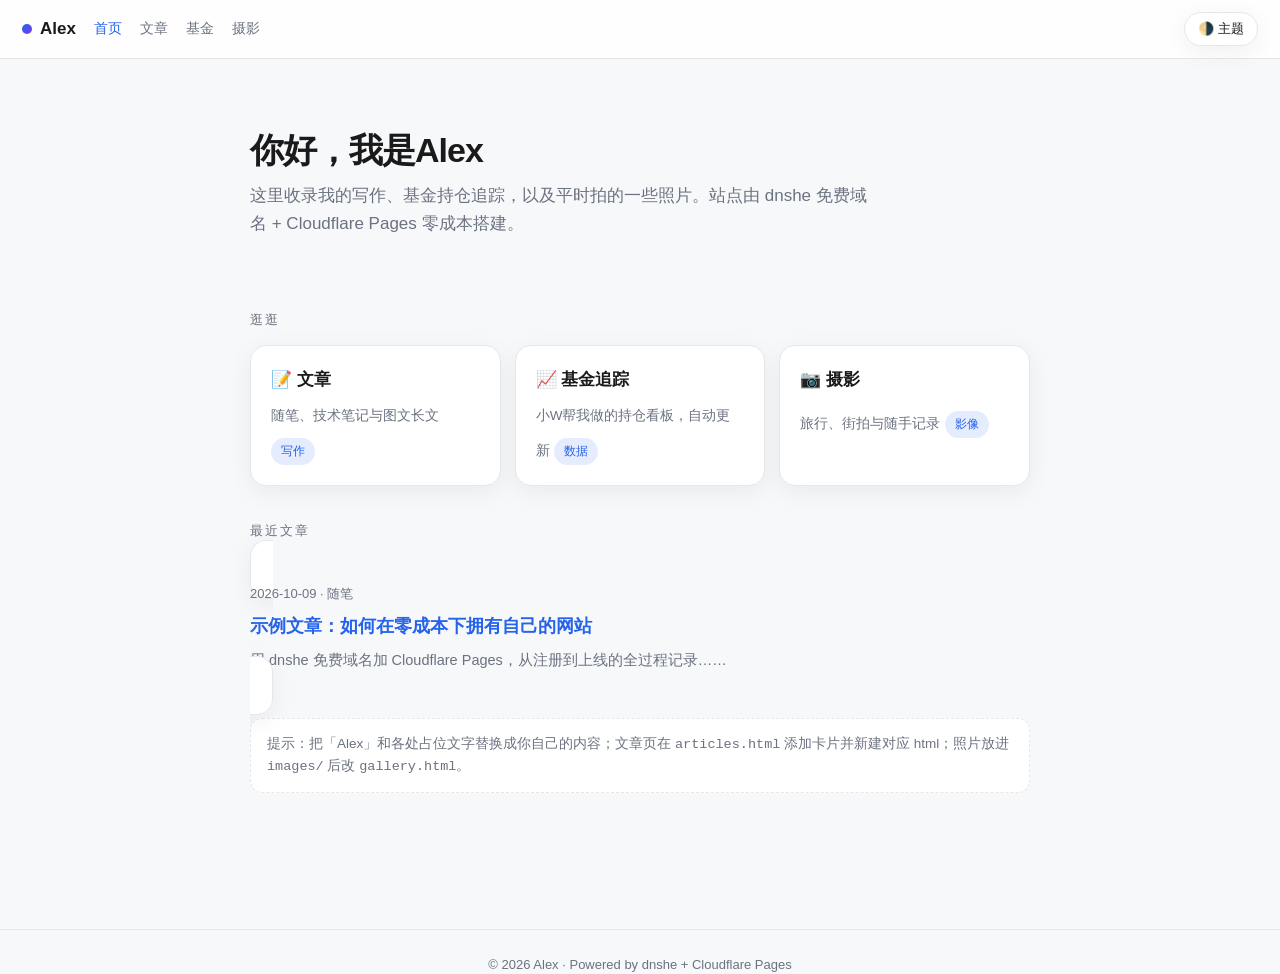
<file: index.html>
<!DOCTYPE html>
<html lang="zh-CN">
<head>
<meta charset="UTF-8">
<meta name="viewport" content="width=device-width, initial-scale=1.0">
<title>Alex · 个人主页</title>
<link rel="stylesheet" href="style.css">
</head>
<body>
<nav class="nav">
  <span class="brand"><span class="dot"></span>Alex</span>
  <a class="link active" href="index.html">首页</a>
  <a class="link" href="articles.html">文章</a>
  <a class="link" href="fund.html">基金</a>
  <a class="link" href="gallery.html">摄影</a>
  <span class="spacer"></span>
  <button class="theme-btn">🌗 主题</button>
</nav>

<div class="wrap">
  <section class="hero">
    <h1>你好，我是Alex</h1>
    <p>这里收录我的写作、基金持仓追踪，以及平时拍的一些照片。站点由 dnshe 免费域名 + Cloudflare Pages 零成本搭建。</p>
  </section>

  <div class="section-title">逛逛</div>
  <div class="cards">
    <a class="card" href="articles.html">
      <h3>📝 文章</h3>
      <span>随笔、技术笔记与图文长文</span>
      <span class="tag">写作</span>
    </a>
    <a class="card" href="fund.html">
      <h3>📈 基金追踪</h3>
      <span>小W帮我做的持仓看板，自动更新</span>
      <span class="tag">数据</span>
    </a>
    <a class="card" href="gallery.html">
      <h3>📷 摄影</h3>
      <span>旅行、街拍与随手记录</span>
      <span class="tag">影像</span>
    </a>
  </div>

  <div class="section-title">最近文章</div>
  <a class="article" href="article-sample.html">
    <div class="meta">2026-10-09 · 随笔</div>
    <h3>示例文章：如何在零成本下拥有自己的网站</h3>
    <p>用 dnshe 免费域名加 Cloudflare Pages，从注册到上线的全过程记录……</p>
  </a>

  <div class="note">提示：把「Alex」和各处占位文字替换成你自己的内容；文章页在 <code>articles.html</code> 添加卡片并新建对应 html；照片放进 <code>images/</code> 后改 <code>gallery.html</code>。</div>
</div>

<footer>© <span id="yr"></span> Alex · Powered by dnshe + Cloudflare Pages</footer>
<script src="app.js"></script>
</body>
</html>
</file>
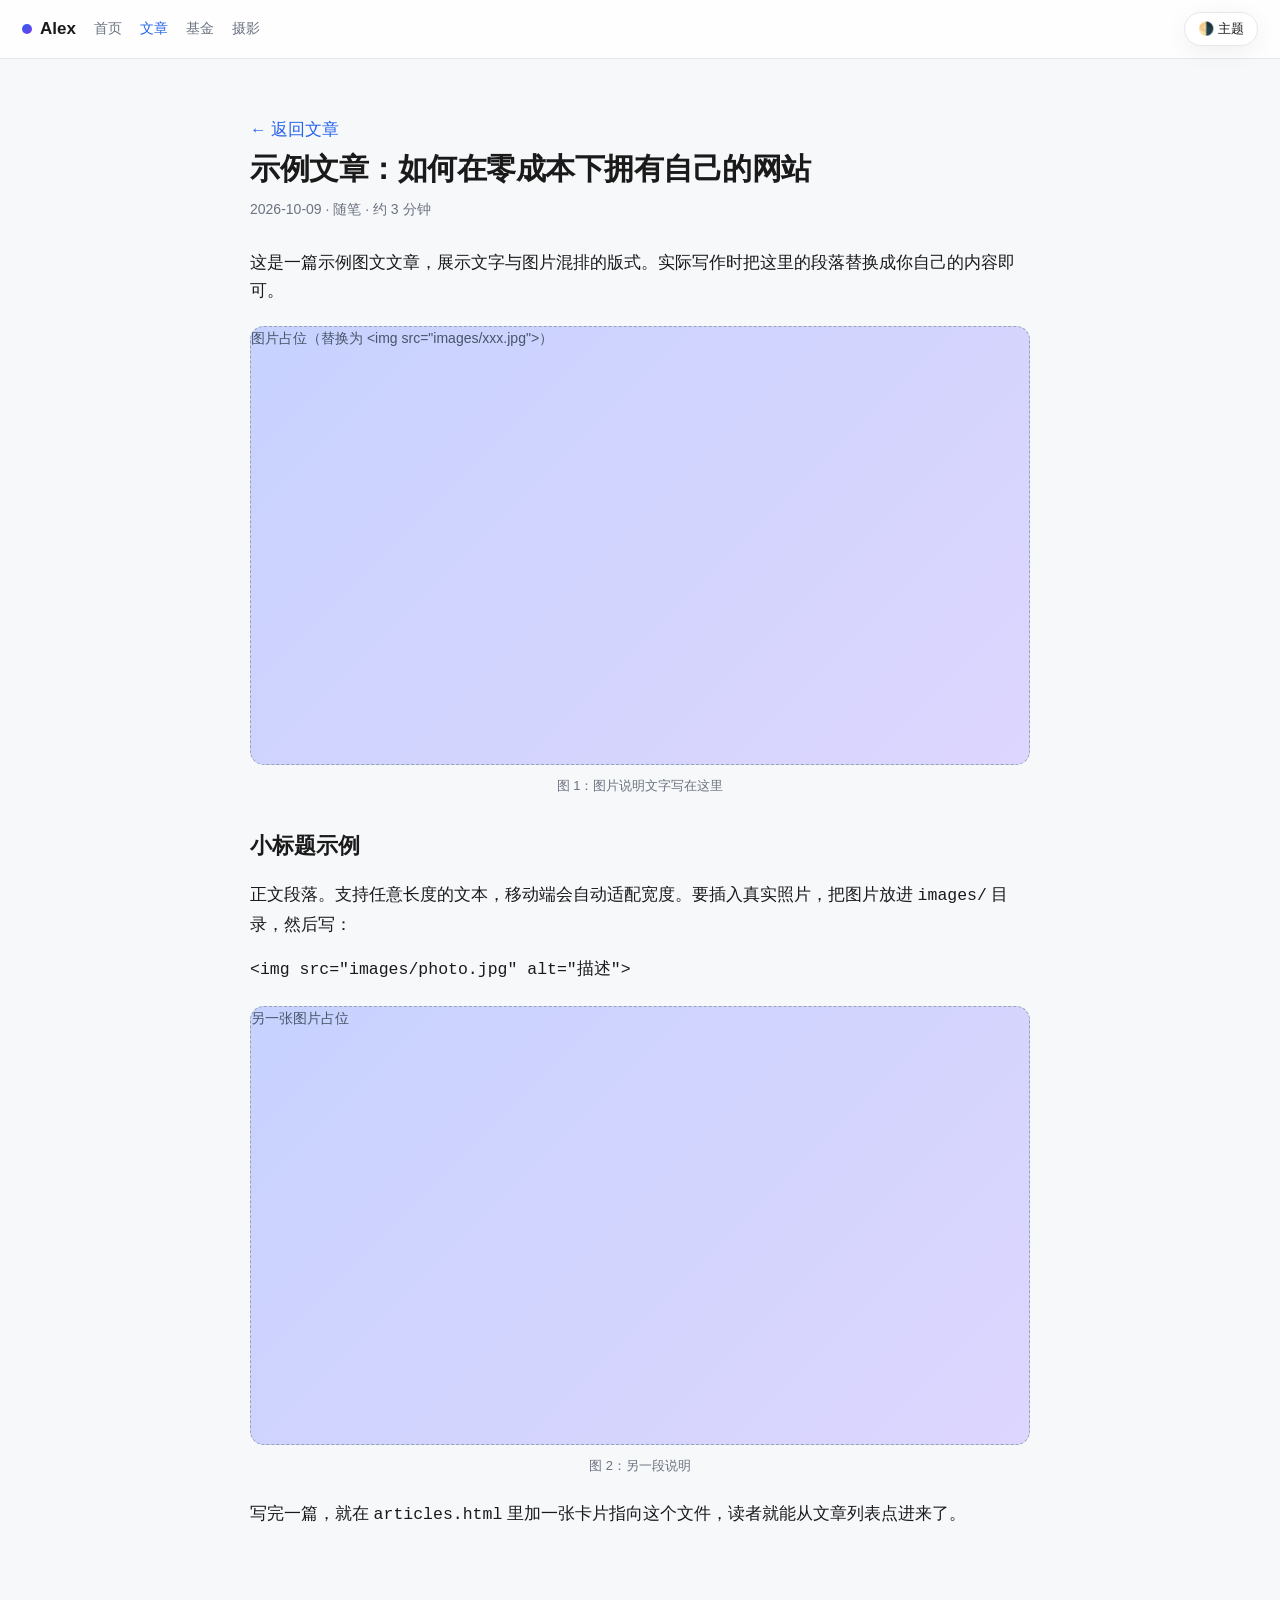
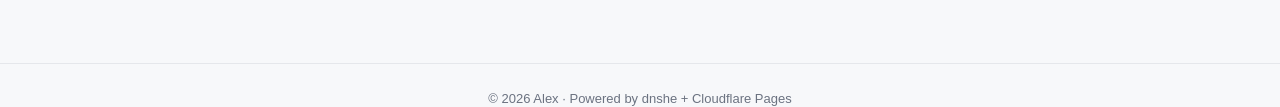
<file: article-sample.html>
<!DOCTYPE html>
<html lang="zh-CN">
<head>
<meta charset="UTF-8">
<meta name="viewport" content="width=device-width, initial-scale=1.0">
<title>示例文章 · Alex</title>
<link rel="stylesheet" href="style.css">
</head>
<body>
<nav class="nav">
  <span class="brand"><span class="dot"></span>Alex</span>
  <a class="link" href="index.html">首页</a>
  <a class="link active" href="articles.html">文章</a>
  <a class="link" href="fund.html">基金</a>
  <a class="link" href="gallery.html">摄影</a>
  <span class="spacer"></span>
  <button class="theme-btn">🌗 主题</button>
</nav>

<div class="wrap post">
  <p style="margin-bottom:6px"><a href="articles.html">← 返回文章</a></p>
  <h1>示例文章：如何在零成本下拥有自己的网站</h1>
  <div class="meta">2026-10-09 · 随笔 · 约 3 分钟</div>

  <p>这是一篇示例图文文章，展示文字与图片混排的版式。实际写作时把这里的段落替换成你自己的内容即可。</p>

  <div class="ph">图片占位（替换为 &lt;img src="images/xxx.jpg"&gt;）</div>
  <div class="figure-cap">图 1：图片说明文字写在这里</div>

  <h2>小标题示例</h2>
  <p>正文段落。支持任意长度的文本，移动端会自动适配宽度。要插入真实照片，把图片放进 <code>images/</code> 目录，然后写：</p>
  <p><code>&lt;img src="images/photo.jpg" alt="描述"&gt;</code></p>

  <div class="ph">另一张图片占位</div>
  <div class="figure-cap">图 2：另一段说明</div>

  <p>写完一篇，就在 <code>articles.html</code> 里加一张卡片指向这个文件，读者就能从文章列表点进来了。</p>
</div>

<footer>© <span id="yr"></span> Alex · Powered by dnshe + Cloudflare Pages</footer>
<script src="app.js"></script>
</body>
</html>
</file>
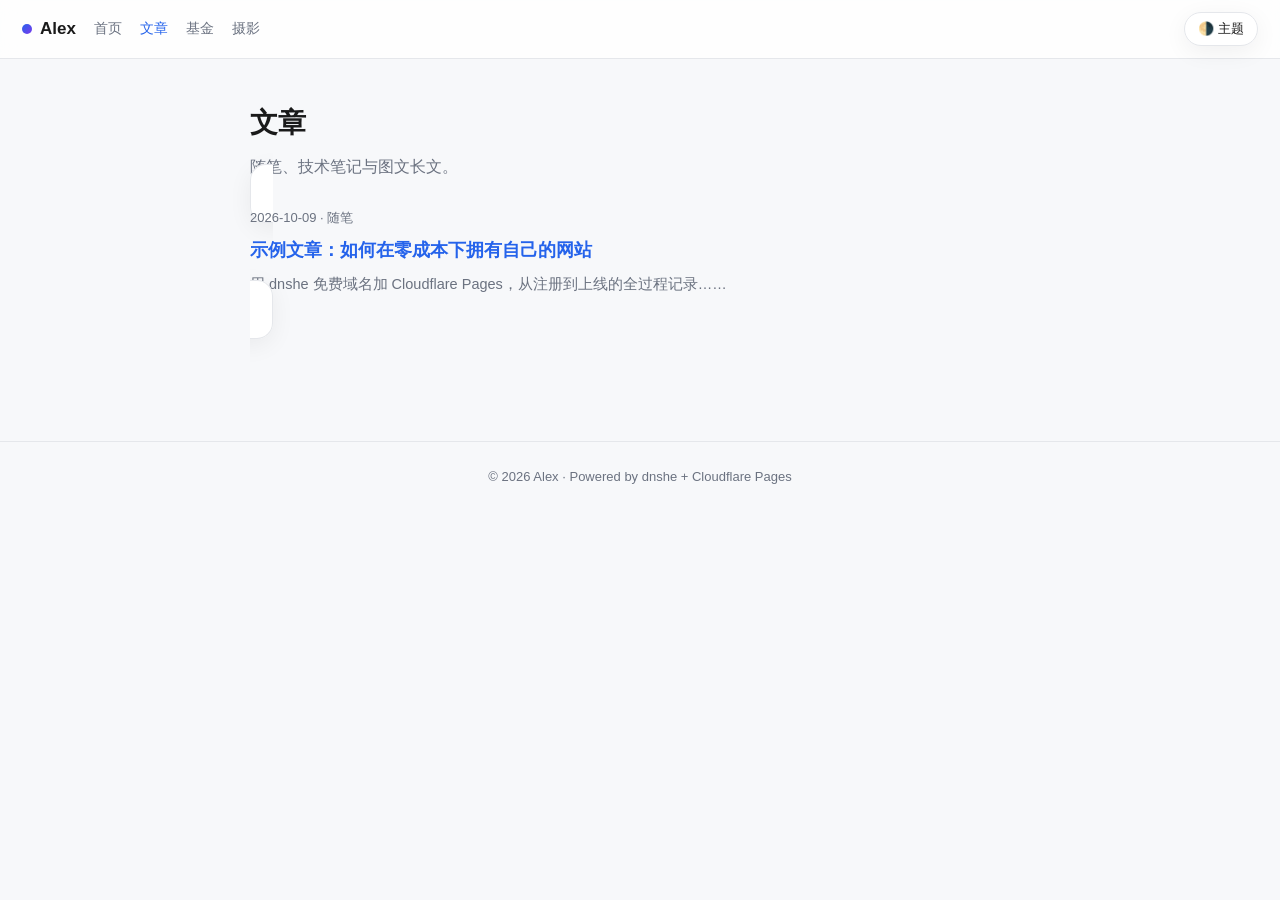
<file: articles.html>
<!DOCTYPE html>
<html lang="zh-CN">
<head>
<meta charset="UTF-8">
<meta name="viewport" content="width=device-width, initial-scale=1.0">
<title>文章 · Alex</title>
<link rel="stylesheet" href="style.css">
</head>
<body>
<nav class="nav">
  <span class="brand"><span class="dot"></span>Alex</span>
  <a class="link" href="index.html">首页</a>
  <a class="link active" href="articles.html">文章</a>
  <a class="link" href="fund.html">基金</a>
  <a class="link" href="gallery.html">摄影</a>
  <span class="spacer"></span>
  <button class="theme-btn">🌗 主题</button>
</nav>

<div class="wrap">
  <h1 style="font-size:28px;margin-bottom:6px">文章</h1>
  <p style="color:var(--muted)">随笔、技术笔记与图文长文。</p>

  <a class="article" href="article-sample.html">
    <div class="meta">2026-10-09 · 随笔</div>
    <h3>示例文章：如何在零成本下拥有自己的网站</h3>
    <p>用 dnshe 免费域名加 Cloudflare Pages，从注册到上线的全过程记录……</p>
  </a>

  <!-- 复制下面这块 .article 添加新文章，href 指向对应的 html 文件 -->
  <!--
  <a class="article" href="article-2.html">
    <div class="meta">2026-10-10 · 技术</div>
    <h3>文章标题</h3>
    <p>摘要……</p>
  </a>
  -->
</div>

<footer>© <span id="yr"></span> Alex · Powered by dnshe + Cloudflare Pages</footer>
<script src="app.js"></script>
</body>
</html>
</file>
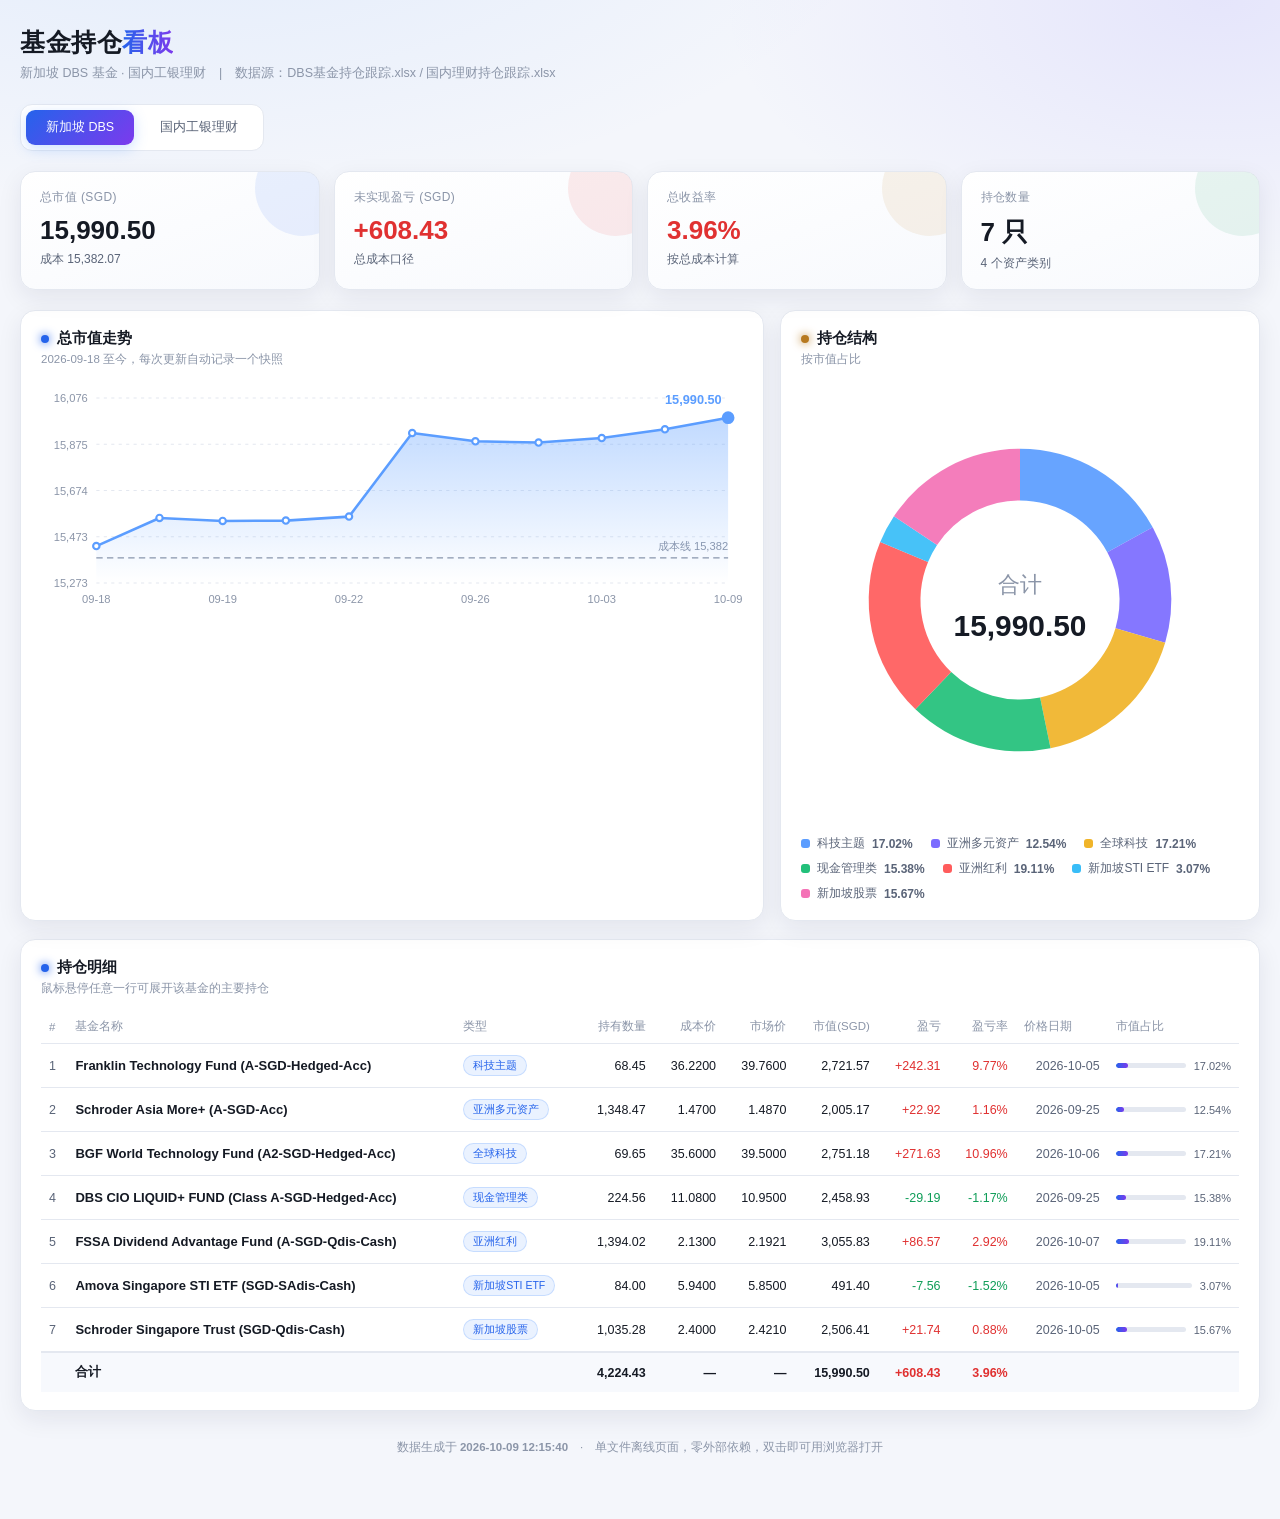
<file: fund-dashboard.html>
<!DOCTYPE html>
<html lang="zh-CN">
<head>
<meta charset="UTF-8">
<meta name="viewport" content="width=device-width, initial-scale=1">
<title>基金持仓看板</title>
<style>
:root{
  --bg:#0e1117; --bg2:#161b26; --card:#171c28; --card2:#1d2331;
  --line:#262d3d; --tx:#e6eaf2; --tx2:#98a2b8; --tx3:#6b7688;
  --up:#ff5c5c; --down:#22c07a; --acc:#5b9dff; --acc2:#7b6cff; --gold:#f0b429;
  --shadow:0 10px 30px rgba(0,0,0,.35);
}
html[data-theme="light"]{
  --bg:#f4f6fb; --bg2:#ffffff; --card:#ffffff; --card2:#f7f9fd;
  --line:#e4e8f0; --tx:#151a24; --tx2:#5a6478; --tx3:#8b95a8;
  --up:#e03131; --down:#0f9d58; --acc:#2563eb; --acc2:#7c3aed; --gold:#b7791f;
  --shadow:0 8px 24px rgba(20,30,60,.08);
}
*{box-sizing:border-box;margin:0;padding:0}
body{
  background:radial-gradient(1200px 600px at 15% -10%,rgba(91,157,255,.13),transparent 60%),
             radial-gradient(900px 500px at 95% 0%,rgba(123,108,255,.12),transparent 55%),var(--bg);
  color:var(--tx);font-family:"Segoe UI","Microsoft YaHei",-apple-system,BlinkMacSystemFont,sans-serif;
  min-height:100vh;padding:26px 20px 60px;-webkit-font-smoothing:antialiased;
}
.wrap{max-width:1280px;margin:0 auto}
header{display:flex;align-items:flex-end;justify-content:space-between;gap:16px;flex-wrap:wrap;margin-bottom:22px}
h1{font-size:25px;font-weight:700;letter-spacing:.5px}
h1 span{background:linear-gradient(90deg,var(--acc),var(--acc2));-webkit-background-clip:text;background-clip:text;color:transparent}
.sub{color:var(--tx3);font-size:12.5px;margin-top:6px}
.tools{display:flex;gap:8px;align-items:center}
button{
  background:var(--card2);color:var(--tx2);border:1px solid var(--line);
  padding:8px 14px;border-radius:9px;cursor:pointer;font-size:12.5px;font-family:inherit;transition:.18s
}
button:hover{color:var(--tx);border-color:var(--acc);transform:translateY(-1px)}
.tabs{display:flex;gap:6px;background:var(--bg2);padding:5px;border-radius:12px;border:1px solid var(--line);margin-bottom:20px;width:fit-content}
.tabs button{background:transparent;border:none;padding:9px 20px;border-radius:9px}
.tabs button.on{background:linear-gradient(135deg,var(--acc),var(--acc2));color:#fff;box-shadow:0 4px 14px rgba(91,157,255,.3)}
.view{display:none;animation:fade .3s ease}
.view.on{display:block}
@keyframes fade{from{opacity:0;transform:translateY(8px)}to{opacity:1;transform:none}}
.kpis{display:grid;grid-template-columns:repeat(auto-fit,minmax(215px,1fr));gap:14px;margin-bottom:20px}
.kpi{background:linear-gradient(160deg,var(--card),var(--card2));border:1px solid var(--line);border-radius:15px;padding:17px 19px;box-shadow:var(--shadow);position:relative;overflow:hidden}
.kpi::after{content:"";position:absolute;right:-32px;top:-32px;width:96px;height:96px;border-radius:50%;background:var(--acc);opacity:.09}
.kpi.g::after{background:var(--gold)}.kpi.p::after{background:var(--up)}.kpi.gn::after{background:var(--down)}
.kpi .lb{color:var(--tx3);font-size:12px;letter-spacing:.4px}
.kpi .v{font-size:26px;font-weight:700;margin:9px 0 5px;font-variant-numeric:tabular-nums}
.kpi .m{font-size:12px;color:var(--tx2)}
.up{color:var(--up)}.dn{color:var(--down)}.neu{color:var(--tx2)}
.grid2{display:grid;grid-template-columns:1.55fr 1fr;gap:16px;margin-bottom:18px}
@media(max-width:900px){.grid2{grid-template-columns:1fr}}
.panel{background:var(--card);border:1px solid var(--line);border-radius:15px;padding:18px 20px;box-shadow:var(--shadow)}
.panel h2{font-size:14.5px;font-weight:600;margin-bottom:4px;display:flex;align-items:center;gap:8px}
.dot{width:8px;height:8px;border-radius:50%;background:var(--acc);box-shadow:0 0 10px var(--acc)}
.panel .hint{color:var(--tx3);font-size:11.5px;margin-bottom:14px}
svg{display:block;width:100%;overflow:visible}
table{width:100%;border-collapse:collapse;font-size:12.5px}
th{text-align:left;color:var(--tx3);font-weight:500;font-size:11.5px;padding:9px 8px;border-bottom:1px solid var(--line);white-space:nowrap}
td{padding:11px 8px;border-bottom:1px solid var(--line);vertical-align:middle}
tbody tr:hover{background:var(--card2)}
tbody tr:last-child td{border-bottom:none}
.num{text-align:right;font-variant-numeric:tabular-nums;white-space:nowrap}
.nm{font-weight:600;font-size:13px}
.code{color:var(--tx3);font-size:11px;font-family:Consolas,monospace}
.tag{display:inline-block;padding:2.5px 9px;border-radius:20px;font-size:10.5px;background:rgba(91,157,255,.13);color:var(--acc);border:1px solid rgba(91,157,255,.25);white-space:nowrap}
html[data-theme="light"] .tag{color:var(--acc)}
.bar{height:5px;background:var(--line);border-radius:4px;overflow:hidden;min-width:70px}
.bar i{display:block;height:100%;background:linear-gradient(90deg,var(--acc),var(--acc2));border-radius:4px}
tr.tot td{background:var(--card2);font-weight:700;border-top:2px solid var(--line);border-bottom:none}
.legend{display:flex;flex-wrap:wrap;gap:8px 18px;margin-top:16px}
.li{display:flex;align-items:center;gap:7px;font-size:12px;color:var(--tx2)}
.li i{width:9px;height:9px;border-radius:3px;display:block}
.hold{color:var(--tx3);font-size:11px;line-height:1.6;margin-top:5px;max-width:430px;display:none}
tr.exp:hover .hold{display:block}
.pill{font-size:10.5px;padding:2px 8px;border-radius:6px;background:var(--card2);border:1px solid var(--line);color:var(--tx2)}
.warn{background:rgba(240,180,41,.1);border:1px solid rgba(240,180,41,.3);color:var(--gold);padding:11px 15px;border-radius:11px;font-size:12px;margin-top:16px;line-height:1.7}
footer{text-align:center;color:var(--tx3);font-size:11.5px;margin-top:26px;line-height:1.9}
.stamp{display:inline-flex;align-items:center;gap:6px;background:var(--card2);border:1px solid var(--line);padding:5px 12px;border-radius:20px;font-size:11.5px;color:var(--tx2)}
.stamp b{color:var(--acc);font-weight:600}
</style>
</head>
<body>
<div class="wrap">
  <header>
    <div>
      <h1>基金持仓<span>看板</span></h1>
      <div class="sub">新加坡 DBS 基金 · 国内工银理财　|　数据源：DBS基金持仓跟踪.xlsx / 国内理财持仓跟踪.xlsx</div>
    </div>
    <div class="tools"></div>
  </header>

  <div class="tabs">
    <button class="on" data-v="dbs">新加坡 DBS</button>
    <button data-v="dom">国内工银理财</button>
  </div>

  <!-- ============ DBS ============ -->
  <section class="view on" id="v-dbs">
    <div class="kpis" id="dbs-kpi"></div>
    <div class="grid2">
      <div class="panel">
        <h2><i class="dot"></i>总市值走势</h2>
        <div class="hint">2026-09-18 至今，每次更新自动记录一个快照</div>
        <svg id="dbs-chart" viewBox="0 0 660 218" preserveAspectRatio="none"></svg>
      </div>
      <div class="panel">
        <h2><i class="dot" style="background:var(--gold);box-shadow:0 0 10px var(--gold)"></i>持仓结构</h2>
        <div class="hint">按市值占比</div>
        <svg id="dbs-donut" viewBox="0 0 220 220"></svg>
        <div class="legend" id="dbs-legend"></div>
      </div>
    </div>
    <div class="panel">
      <h2><i class="dot"></i>持仓明细</h2>
      <div class="hint">鼠标悬停任意一行可展开该基金的主要持仓</div>
      <table>
        <thead><tr>
          <th>#</th><th>基金名称</th><th>类型</th>
          <th class="num">持有数量</th><th class="num">成本价</th><th class="num">市场价</th>
          <th class="num">市值(SGD)</th><th class="num">盈亏</th><th class="num">盈亏率</th>
          <th>价格日期</th><th style="width:130px">市值占比</th>
        </tr></thead>
        <tbody id="dbs-tb"></tbody>
      </table>
    </div>
  </section>

  <!-- ============ 国内 ============ -->
  <section class="view" id="v-dom">
    <div class="kpis" id="dom-kpi"></div>
    <div class="panel" style="margin-bottom:18px">
      <h2><i class="dot" style="background:var(--gold);box-shadow:0 0 10px var(--gold)"></i>持仓明细</h2>
      <div class="hint">年化收益率＝自你首次买入至最新净值日的个人年化（非基金成立以来口径）</div>
      <table>
        <thead><tr>
          <th>币种</th><th>产品名称</th><th>代码</th>
          <th class="num">持有份额</th><th class="num">成本价</th><th class="num">最新净值</th>
          <th class="num">市值</th><th class="num">持有收益</th><th class="num">收益率</th>
          <th class="num">累计购买</th><th class="num">首次买入</th><th class="num">年化收益率</th>
        </tr></thead>
        <tbody id="dom-tb"></tbody>
      </table>
      <div class="warn" id="dom-warn"></div>
    </div>
    <div class="panel">
      <h2><i class="dot"></i>历史快照</h2>
      <div class="hint">每次更新留痕，便于回溯</div>
      <table>
        <thead><tr><th>日期</th><th class="num">美元市值</th><th class="num">美元收益</th>
        <th class="num">人民币市值</th><th class="num">人民币收益</th><th>备注</th></tr></thead>
        <tbody id="dom-hb"></tbody>
      </table>
    </div>
  </section>

  <footer>
    数据生成于 <b id="genAt">—</b>　·　单文件离线页面，零外部依赖，双击即可用浏览器打开
  </footer>
</div>

<script>
const DATA = {"genAt":"2026-10-09 12:15:40","dbs":{"rows":[{"no":1,"name":"Franklin Technology Fund (A-SGD-Hedged-Acc)","tag":"科技主题","qty":68.45,"cost":36.22,"price":39.76,"pdate":"2026-10-05","mv":2721.572,"pl":242.3130000000001,"plpct":0.097736057426836,"hold":"Franklin Technology Fund｜截至 2026-08-24 前十大：NVIDIA 8.11%、Broadcom 6.43%、Alphabet 5.73%、台积电 5.57%、Micron 4.24%、Amazon 4.16%、Microsoft 4.03%、Apple 3.98%、AMD 3.57%、Meta 3.27%｜方向：全球科技股（半导体、互联网、软件）","weight":0.17019932699767126},{"no":2,"name":"Schroder Asia More+ (A-SGD-Acc)","tag":"亚洲多元资产","qty":1348.47,"cost":1.47,"price":1.487,"pdate":"2026-09-25","mv":2005.1748900000002,"pl":22.92399000000023,"plpct":0.011564625850340127,"hold":"Schroder Asia More+｜截至 2026-08-31：资产配置 股票 55.99% / 债券 34.39% / 现金 8.08%；前十大：台积电 6.05%、iShares JPM EM 本地政府债 ETF 3.97%、三星电子 3.32%、SK 海力士 2.02%、鸿海 1.61%、联发科 1.48%、星展集团 1.32%、腾讯 1.22%、华侨银行 1.21%｜方向：亚洲股债多元，兼顾收益","weight":0.1253979012095324},{"no":3,"name":"BGF World Technology Fund (A2-SGD-Hedged-Acc)","tag":"全球科技","qty":69.65,"cost":35.6,"price":39.5,"pdate":"2026-10-06","mv":2751.175,"pl":271.63499999999976,"plpct":0.1095505617977528,"hold":"BGF World Technology｜截至 2026-08-31 前十大：NVIDIA 8.73%、Microsoft 6.86%、Broadcom 6.36%、Apple 5.04%、三星电子 4.89%、台积电 4.36%、Lam Research 4.03%、AMD 4.01%、Alphabet A 2.98%、SpaceX 2.81%｜方向：全球科技股（半导体、硬件、软件、传媒）","weight":0.17205061392930932},{"no":4,"name":"DBS CIO LIQUID+ FUND (Class A-SGD-Hedged-Acc)","tag":"现金管理类","qty":224.56,"cost":11.08,"price":10.95,"pdate":"2026-09-25","mv":2458.932,"pl":-29.19280000000026,"plpct":-0.011732851985559622,"hold":"DBS CIO Liquid+｜不持股票，资产构成 债券 92.77% / 现金 7.22%；主要为美国国债 4.125%（2.48%）、Electricité de France 5.7% 债 0.92%、American Tower 5.25% 债 0.92%、Wells Fargo 3.196% 债 0.91%、HCA 5.2% 债 0.91%｜方向：现金管理与高评级短债，追求流动性","weight":0.15377457275906634},{"no":5,"name":"FSSA Dividend Advantage Fund (A-SGD-Qdis-Cash)","tag":"亚洲红利","qty":1394.02,"cost":2.13,"price":2.1921,"pdate":"2026-10-07","mv":3055.8312419999997,"pl":86.56864199999973,"plpct":0.029154929577464905,"hold":"FSSA Dividend Advantage｜截至 2026-08-31 前十大：台积电 9.6%、三星电子优先股 8.2%、腾讯 6.4%、联发科 5.5%、ICICI Bank 4.2%、SK 海力士 4.0%、友邦保险 3.5%、华侨银行 2.6%、美的集团 A 类 2.5%、光宝科技 2.5%｜方向：亚太（除日本）红利股，偏科技+金融","weight":0.1911029437423878},{"no":6,"name":"Amova Singapore STI ETF (SGD-SAdis-Cash)","tag":"新加坡STI ETF","qty":84,"cost":5.94,"price":5.85,"pdate":"2026-10-05","mv":491.4,"pl":-7.560000000000059,"plpct":-0.015151515151515249,"hold":"Amova Singapore STI ETF｜截至 2026-07-31，全复制海峡时报指数(STI)：DBS 28.7%、OCBC 18.0%、UOB 10.0%、Singtel 6.3%、SGX 3.8%、Keppel 3.1%、怡和控股 3.0%、凯德综合商业信托 3.0%、ST Engineering 2.9%、新航 2.3%｜方向：追踪新加坡 30 大蓝筹","weight":0.03073075020122769},{"no":7,"name":"Schroder Singapore Trust (SGD-Qdis-Cash)","tag":"新加坡股票","qty":1035.28,"cost":2.4,"price":2.421,"pdate":"2026-10-05","mv":2506.41288,"pl":21.740879999999834,"plpct":0.008750000000000036,"hold":"Schroder Singapore Trust｜截至 2026-08-12 前十大：DBS 20.01%、OCBC 12.92%、Singtel 8.78%、SGX 6.84%、UOB 5.20%、扬子江船业 4.41%、怡和控股 4.14%、Keppel 3.81%、香港置地 3.59%、凯德 Ascendas REIT 3.25%｜方向：新加坡股票为主（约 85%）","weight":0.1567438911608052}],"hist":[{"d":"09-18","mv":15433.07,"cost":15382.07,"pl":51},{"d":"09-18","mv":15555.25,"cost":15382.07,"pl":173.18},{"d":"09-19","mv":15542.0,"cost":15382.07,"pl":159.93},{"d":"09-21","mv":15543.71,"cost":15382.07,"pl":161.64},{"d":"09-22","mv":15561.21,"cost":15382.07,"pl":179.14},{"d":"09-24","mv":15923.77,"cost":15382.07,"pl":541.7},{"d":"09-26","mv":15888.02,"cost":15382.07,"pl":505.95},{"d":"09-29","mv":15882.56,"cost":15382.07,"pl":500.49},{"d":"10-03","mv":15902.09,"cost":15382.07,"pl":520.02},{"d":"10-06","mv":15939.78,"cost":15382.07,"pl":557.71},{"d":"10-09","mv":15990.5,"cost":15382.07,"pl":608.43}],"updated":"2026年10月09日 12:15:16","mv":15990.498012,"cost":15382.069300000001,"pl":608.428711999999},"dom":{"rows":[{"ccy":"USD","name":"高盛工银理财·盛景每日开放固定收益类美元理财产品1期","code":"23713A","qty":394.12,"cost":1.109408,"nav":1.1191,"ndate":"2026-09-16","mv":441.059692,"pl":3.8198110399999905,"plpct":0.008736190833309275,"invested":437.23988096,"buydate":"2026-06-10","days":98,"ann":0.03292702878739351,"note":"成立以来年化 +4.29%｜可赎回 2026-09-21"},{"ccy":"USD","name":"工银理财·天天鑫全球添益固收QDII美元","code":"23GS8689","qty":28958.19,"cost":1.005864,"nav":1.1234,"ndate":"2026-09-16","mv":32531.630645999998,"pl":3403.6298198399963,"plpct":0.11685078698511912,"invested":29128.00082616,"buydate":"2024-01-16","days":974,"ann":0.04228350290564742,"note":"成立以来年化 +4.47%｜可赎回 2026-09-21"},{"ccy":"CNY","name":"工银理财·天天鑫添益纯债债券型个人理财产品","code":"CZZQ1801","qty":104133.35,"cost":1.20073,"nav":1.2603,"ndate":"2026-09-16","mv":131239.261005,"pl":6203.2236594999995,"plpct":0.0496114863458063,"invested":125036.03734550001,"buydate":"2024-06-20","days":818,"ann":0.021840627786913203,"note":"成立以来年化 +3.21%｜可赎回 2026-09-20"}],"hist":[{"d":"09-19","u":32972.69,"up":3407.45,"c":131239.26,"cp":6203.27},{"d":"09-21","u":32972.69,"up":3407.45,"c":131239.26,"cp":6203.22},{"d":"09-22","u":32972.69,"up":3407.45,"c":131239.26,"cp":6203.22},{"d":"09-24","u":32972.69,"up":3407.45,"c":131239.26,"cp":6203.22},{"d":"09-26","u":32972.69,"up":3407.45,"c":131239.26,"cp":6203.22},{"d":"10-09","u":32972.69,"up":3407.45,"c":131239.26,"cp":6203.22}],"updated":"2026年10月09日 12:15:20","usd":{"mv":32972.690338,"pl":3407.449630879996,"inv":29565.240707120003},"cny":{"mv":131239.261005,"pl":6203.2236594999995,"inv":125036.03734550001}}};
const PAL = ["#5b9dff","#7b6cff","#f0b429","#22c07a","#ff5c5c","#38bdf8","#f472b6","#a3e635"];
const $ = s => document.querySelector(s);
const f2 = n => (n==null||isNaN(n)) ? "—" : n.toLocaleString("zh-CN",{minimumFractionDigits:2,maximumFractionDigits:2});
const f4 = n => (n==null||isNaN(n)) ? "—" : n.toLocaleString("zh-CN",{minimumFractionDigits:4,maximumFractionDigits:4});
const pct = n => (n==null||isNaN(n)) ? "—" : (n*100).toFixed(2)+"%";
const cls = n => n>0 ? "up" : n<0 ? "dn" : "neu";
const sign = n => (n>0?"+":"")+f2(n);

function kpi(lb,v,m,c){return `<div class="kpi ${c||''}"><div class="lb">${lb}</div><div class="v">${v}</div><div class="m">${m}</div></div>`;}

/* ---------- theme：跟随主站(localStorage) / 系统 ---------- */
(function(){
  function applyTheme(rerender){
    var t = null;
    try { t = localStorage.getItem('theme'); } catch(e){}
    if(!t && window.matchMedia && window.matchMedia('(prefers-color-scheme: dark)').matches) t = 'dark';
    if(!t) t = 'light';
    document.documentElement.setAttribute('data-theme', t);
    document.documentElement.dataset.theme = t;
    if(rerender && typeof renderAll === 'function') renderAll();
  }
  applyTheme(false);
  // 同域 iframe 共享 localStorage：主站切换主题时此处收到 storage 事件
  window.addEventListener('storage', function(e){ if(e.key === 'theme') applyTheme(true); });
  // 独立打开时跟随系统主题变化
  if(window.matchMedia){
    var mq = window.matchMedia('(prefers-color-scheme: dark)');
    var onSys = function(){ var t; try { t = localStorage.getItem('theme'); } catch(e){} if(!t) applyTheme(false); };
    if(mq.addEventListener) mq.addEventListener('change', onSys); else if(mq.addListener) mq.addListener(onSys);
  }
})();

/* ---------- tabs ---------- */
document.querySelectorAll(".tabs button").forEach(b=>{
  b.onclick=()=>{
    document.querySelectorAll(".tabs button").forEach(x=>x.classList.remove("on"));
    b.classList.add("on");
    document.querySelectorAll(".view").forEach(v=>v.classList.remove("on"));
    $("#v-"+b.dataset.v).classList.add("on");
  };
});

/* ---------- line chart ---------- */
function lineChart(el, pts, color, base){
  const W=660,H=218,pl=52,pr=14,pt=16,pb=28;
  const vals=pts.map(p=>p.v);
  let lo=Math.min(...vals), hi=Math.max(...vals);
  if(base!=null){lo=Math.min(lo,base);hi=Math.max(hi,base);}
  const span=(hi-lo)||1; lo-=span*0.18; hi+=span*0.14;
  const X=i=>pl+i*(W-pl-pr)/(pts.length-1);
  const Y=v=>pt+(hi-v)*(H-pt-pb)/(hi-lo);
  let g="";
  for(let i=0;i<=4;i++){
    const v=lo+(hi-lo)*i/4, y=Y(v);
    g+=`<line x1="${pl}" y1="${y}" x2="${W-pr}" y2="${y}" stroke="var(--line)" stroke-width="1" stroke-dasharray="3 4"/>
        <text x="${pl-8}" y="${y+4}" fill="var(--tx3)" font-size="10.5" text-anchor="end">${v.toLocaleString("zh-CN",{maximumFractionDigits:0})}</text>`;
  }
  if(base!=null){
    g+=`<line x1="${pl}" y1="${Y(base)}" x2="${W-pr}" y2="${Y(base)}" stroke="var(--tx3)" stroke-width="1.2" stroke-dasharray="6 4"/>
        <text x="${W-pr}" y="${Y(base)-7}" fill="var(--tx3)" font-size="10.5" text-anchor="end">成本线 ${base.toLocaleString("zh-CN",{maximumFractionDigits:0})}</text>`;
  }
  const line=pts.map((p,i)=>`${i?"L":"M"}${X(i).toFixed(1)},${Y(p.v).toFixed(1)}`).join(" ");
  const area=line+` L${X(pts.length-1).toFixed(1)},${H-pb} L${X(0).toFixed(1)},${H-pb} Z`;
  const id="g"+Math.random().toString(36).slice(2,8);
  let s=`<defs><linearGradient id="${id}" x1="0" y1="0" x2="0" y2="1">
    <stop offset="0%" stop-color="${color}" stop-opacity=".38"/><stop offset="100%" stop-color="${color}" stop-opacity="0"/>
    </linearGradient></defs>${g}`;
  s+=`<path d="${area}" fill="url(#${id})"/><path d="${line}" fill="none" stroke="${color}" stroke-width="2.4" stroke-linejoin="round" stroke-linecap="round"/>`;
  pts.forEach((p,i)=>{
    const last=i===pts.length-1;
    s+=`<circle cx="${X(i)}" cy="${Y(p.v)}" r="${last?5:3}" fill="${last?color:"var(--card)"}" stroke="${color}" stroke-width="2"/>
        <title>${p.d}　${p.v.toLocaleString("zh-CN",{minimumFractionDigits:2,maximumFractionDigits:2})}</title>`;
    if(i%2===0||last) s+=`<text x="${X(i)}" y="${H-9}" fill="var(--tx3)" font-size="10.5" text-anchor="middle">${p.d}</text>`;
  });
  const last=pts[pts.length-1];
  s+=`<text x="${X(pts.length-1)-6}" y="${Y(last.v)-13}" fill="${color}" font-size="12" font-weight="700" text-anchor="end">${last.v.toLocaleString("zh-CN",{minimumFractionDigits:2,maximumFractionDigits:2})}</text>`;
  el.innerHTML=s;
}

/* ---------- donut ---------- */
function donut(el, rows, legendEl){
  const cx=110,cy=110,r=76,sw=26;
  const total=rows.reduce((a,b)=>a+b.v,0);
  let a0=-Math.PI/2, s="";
  rows.forEach((r2,i)=>{
    const a1=a0+r2.v/total*Math.PI*2;
    const big=(a1-a0)>Math.PI?1:0;
    const x0=cx+r*Math.cos(a0),y0=cy+r*Math.sin(a0);
    const x1=cx+r*Math.cos(a1),y1=cy+r*Math.sin(a1);
    const x2=cx+(r-sw)*Math.cos(a1),y2=cy+(r-sw)*Math.sin(a1);
    const x3=cx+(r-sw)*Math.cos(a0),y3=cy+(r-sw)*Math.sin(a0);
    s+=`<path d="M${x0},${y0} A${r},${r} 0 ${big} 1 ${x1},${y1} L${x2},${y2} A${r-sw},${r-sw} 0 ${big} 0 ${x3},${y3} Z"
      fill="${PAL[i%PAL.length]}" opacity=".92"><title>${r2.n}　${f2(r2.v)} SGD (${pct(r2.v/total)})</title></path>`;
    a0=a1;
  });
  s+=`<text x="${cx}" y="${cy-4}" text-anchor="middle" fill="var(--tx3)" font-size="11">合计</text>
      <text x="${cx}" y="${cy+18}" text-anchor="middle" fill="var(--tx)" font-size="15" font-weight="700">${f2(total)}</text>`;
  el.innerHTML=s;
  legendEl.innerHTML=rows.map((r2,i)=>
    `<div class="li"><i style="background:${PAL[i%PAL.length]}"></i>${r2.n}<b style="margin-left:auto">${pct(r2.v/total)}</b></div>`).join("");
}

/* ---------- DBS ---------- */
function renderDBS(){
  const d=DATA.dbs, pl=d.mv-d.cost, r=pl/d.cost;
  $("#dbs-kpi").innerHTML=
    kpi("总市值 (SGD)",f2(d.mv),`成本 ${f2(d.cost)}`)+
    kpi(`未实现盈亏 (SGD)`,`<span class="${cls(pl)}">${sign(pl)}</span>`,`总成本口径`,"p")+
    kpi("总收益率",`<span class="${cls(pl)}">${pct(r)}</span>`,"按总成本计算","g")+
    kpi("持仓数量","7 只","4 个资产类别","gn");
  lineChart($("#dbs-chart"),d.hist.map(h=>({d:h.d,v:h.mv})),"#5b9dff",d.cost);
  donut($("#dbs-donut"),d.rows.map(x=>({n:x.tag||x.name,v:x.mv})),$("#dbs-legend"));
  $("#dbs-tb").innerHTML=d.rows.map(x=>`
    <tr class="exp">
      <td class="neu">${x.no}</td>
      <td><div class="nm">${x.name}</div><div class="hold">${x.hold}</div></td>
      <td><span class="tag">${x.tag}</span></td>
      <td class="num">${f2(x.qty)}</td>
      <td class="num">${f4(x.cost)}</td>
      <td class="num">${f4(x.price)}</td>
      <td class="num">${f2(x.mv)}</td>
      <td class="num ${cls(x.pl)}">${sign(x.pl)}</td>
      <td class="num ${cls(x.plpct)}">${pct(x.plpct)}</td>
      <td class="num neu">${x.pdate}</td>
      <td><div style="display:flex;align-items:center;gap:8px">
        <div class="bar" style="flex:1"><i style="width:${(x.weight*100).toFixed(1)}%"></i></div>
        <span class="num neu" style="font-size:11px">${pct(x.weight)}</span></div></td>
    </tr>`).join("")
    +`<tr class="tot"><td></td><td>合计</td><td></td>
      <td class="num">${f2(d.rows.reduce((a,b)=>a+b.qty,0))}</td>
      <td class="num">—</td><td class="num">—</td>
      <td class="num">${f2(d.mv)}</td>
      <td class="num ${cls(pl)}">${sign(pl)}</td>
      <td class="num ${cls(pl)}">${pct(r)}</td><td></td><td></td></tr>`;
}

/* ---------- 国内 ---------- */
function renderDOM(){
  const d=DATA.dom, usd=d.usd, cny=d.cny;
  const usdR=usd.pl/usd.inv, cnyR=cny.pl/cny.inv;
  const anns=d.rows.filter(x=>x.ann!=null).map(x=>x.ann);
  const avgAnn=anns.reduce((a,b)=>a+b,0)/anns.length;
  $("#dom-kpi").innerHTML=
    kpi("美元资产 (USD)",f2(usd.mv),`收益 ${sign(usd.pl)}　<span class="${cls(usdR)}">${pct(usdR)}</span>`)+
    kpi("人民币资产 (CNY)",f2(cny.mv),`收益 ${sign(cny.pl)}　<span class="${cls(cnyR)}">${pct(cnyR)}</span>`,"g")+
    kpi("美元净投入",f2(usd.inv),"累计购买金额","p")+
    kpi("人民币净投入",f2(cny.inv),"累计购买金额","p")+
    kpi("平均个人年化",`<span class="${cls(avgAnn)}">${pct(avgAnn)}</span>`,"3 只产品算术平均","gn");
  $("#dom-tb").innerHTML=d.rows.map(x=>`
    <tr>
      <td><span class="tag">${x.ccy}</span></td>
      <td><div class="nm">${x.name}</div><div class="code">${x.note}</div></td>
      <td class="code">${x.code}</td>
      <td class="num">${f2(x.qty)}</td>
      <td class="num">${x.cost.toFixed(6).replace(/0+$/,"").replace(/\.$/,"")}</td>
      <td class="num">${f4(x.nav)}</td>
      <td class="num">${x.ccy==="USD"?"$":"¥"}${f2(x.mv)}</td>
      <td class="num ${cls(x.pl)}">${sign(x.pl)}</td>
      <td class="num ${cls(x.plpct)}">${pct(x.plpct)}</td>
      <td class="num">${x.ccy==="USD"?"$":"¥"}${f2(x.invested)}</td>
      <td class="num neu">${x.buydate}<div class="code">${x.days}天</div></td>
      <td class="num ${cls(x.ann)}">${pct(x.ann)}</td>
    </tr>`).join("")
    +`<tr class="tot"><td>USD</td><td>美元合计</td><td></td><td></td><td></td><td></td>
      <td class="num">$${f2(usd.mv)}</td><td class="num ${cls(usd.pl)}">${sign(usd.pl)}</td>
      <td class="num ${cls(usdR)}">${pct(usdR)}</td><td class="num">$${f2(usd.inv)}</td><td></td><td></td></tr>
      <tr class="tot"><td>CNY</td><td>人民币合计</td><td></td><td></td><td></td><td></td>
      <td class="num">¥${f2(cny.mv)}</td><td class="num ${cls(cny.pl)}">${sign(cny.pl)}</td>
      <td class="num ${cls(cnyR)}">${pct(cnyR)}</td><td class="num">¥${f2(cny.inv)}</td><td></td><td></td></tr>`;
  $("#dom-warn").innerHTML="ⓘ 净值日期停留在 <b>2026-09-16</b>：工行官网披露页只公布日期、净值数字锁在公告 PDF 内，脚本无法抓取。把工行 App 持仓截图发给小W即可更新净值与年化。";
  $("#dom-hb").innerHTML=d.hist.map(h=>`
    <tr><td class="neu">${h.d}</td><td class="num">${f2(h.u)}</td>
    <td class="num ${cls(h.up)}">${sign(h.up)}</td>
    <td class="num">${f2(h.c)}</td><td class="num ${cls(h.cp)}">${sign(h.cp)}</td>
    <td class="neu" style="font-size:11px">${h.note||""}</td></tr>`).join("");
}

function renderAll(){
  const g=document.getElementById("genAt");
  if(g) g.textContent = DATA.genAt || "—";
  renderDBS();renderDOM();
}
renderAll();
</script>
</body>
</html>
</file>
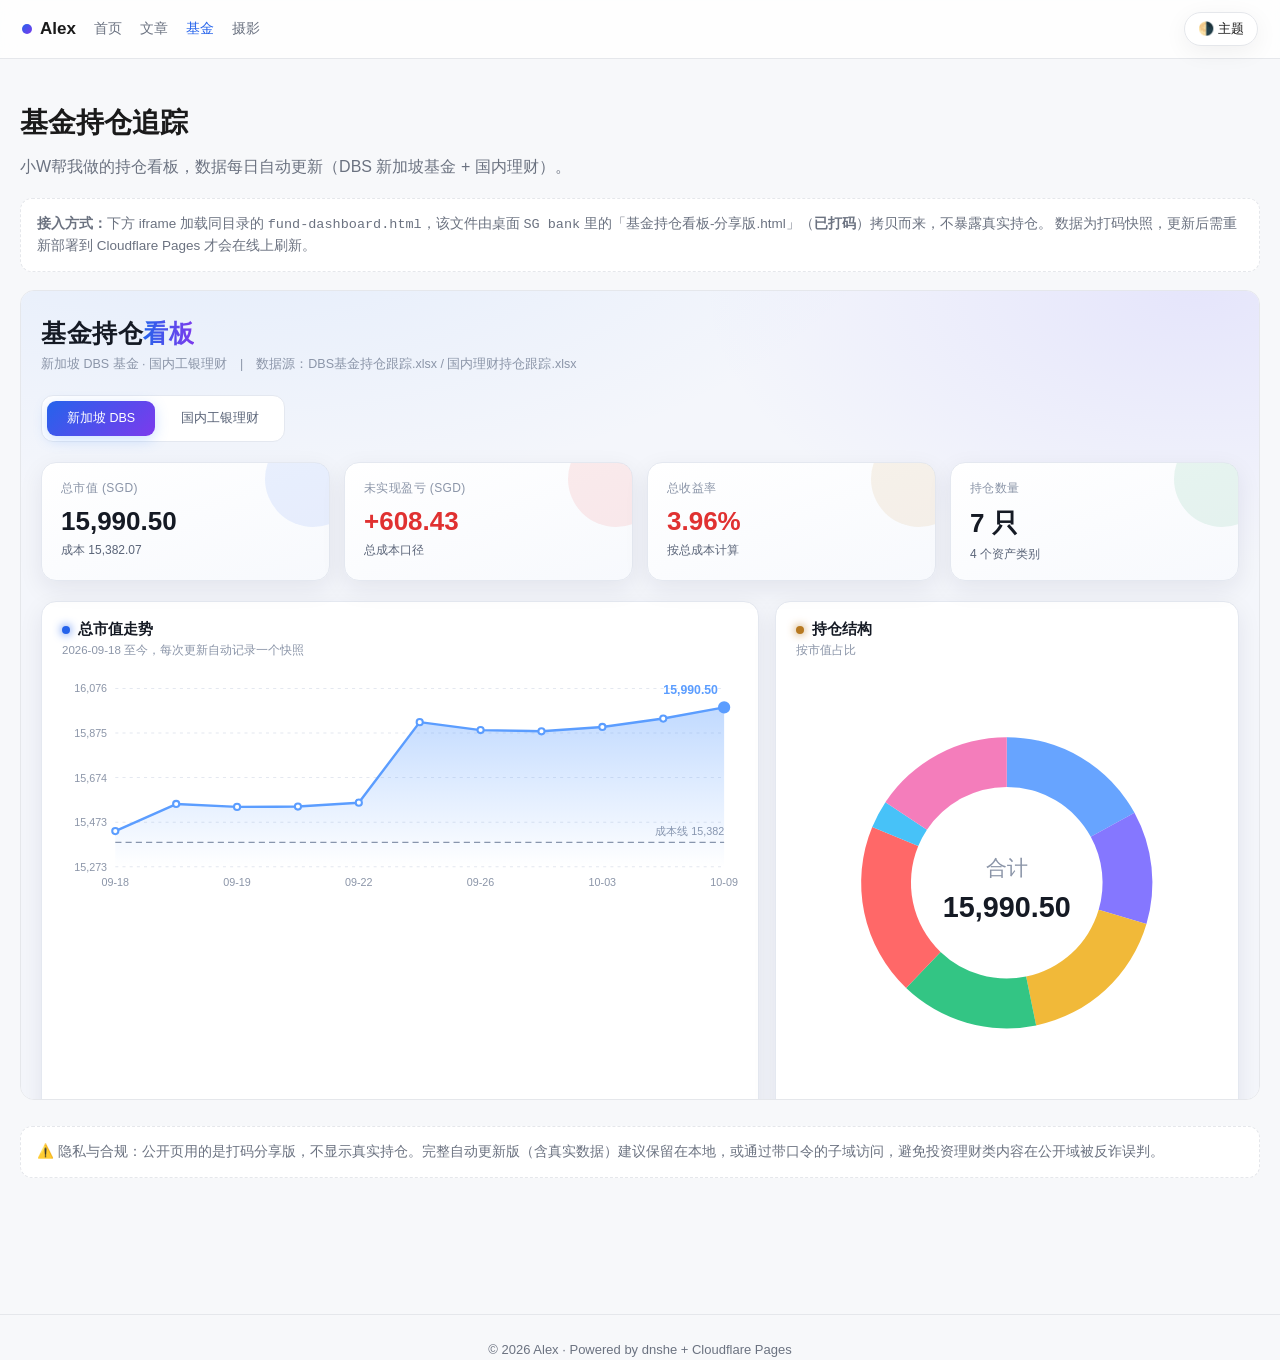
<file: fund.html>
<!DOCTYPE html>
<html lang="zh-CN">
<head>
<meta charset="UTF-8">
<meta name="viewport" content="width=device-width, initial-scale=1.0">
<title>基金追踪 · Alex</title>
<link rel="stylesheet" href="style.css">
</head>
<body>
<nav class="nav">
  <span class="brand"><span class="dot"></span>Alex</span>
  <a class="link" href="index.html">首页</a>
  <a class="link" href="articles.html">文章</a>
  <a class="link active" href="fund.html">基金</a>
  <a class="link" href="gallery.html">摄影</a>
  <span class="spacer"></span>
  <button class="theme-btn">🌗 主题</button>
</nav>

<div class="wrap fund-wide">
  <h1 style="font-size:28px;margin-bottom:6px">基金持仓追踪</h1>
  <p style="color:var(--muted)">小W帮我做的持仓看板，数据每日自动更新（DBS 新加坡基金 + 国内理财）。</p>

  <div class="note">
    <b>接入方式：</b>下方 iframe 加载同目录的 <code>fund-dashboard.html</code>，该文件由桌面 <code>SG bank</code> 里的「基金持仓看板-分享版.html」（<b>已打码</b>）拷贝而来，不暴露真实持仓。
    数据为打码快照，更新后需重新部署到 Cloudflare Pages 才会在线上刷新。
  </div>

  <iframe class="dash" src="fund-dashboard.html" title="基金持仓看板"></iframe>

  <div class="note">⚠️ 隐私与合规：公开页用的是打码分享版，不显示真实持仓。完整自动更新版（含真实数据）建议保留在本地，或通过带口令的子域访问，避免投资理财类内容在公开域被反诈误判。</div>
</div>

<footer>© <span id="yr"></span> Alex · Powered by dnshe + Cloudflare Pages</footer>
<script src="app.js"></script>
</body>
</html>
</file>
<file: style.css>
:root{
  --bg:#f7f8fa; --card:#ffffff; --text:#1a1a1a; --muted:#6b7280;
  --accent:#2563eb; --accent2:#7c3aed; --border:#e5e7eb; --shadow:0 6px 24px rgba(0,0,0,.06);
  --nav-bg:rgba(255,255,255,.8);
}
[data-theme="dark"]{
  --bg:#0e1116; --card:#171b22; --text:#e8eaed; --muted:#9aa3af;
  --accent:#60a5fa; --accent2:#a78bfa; --border:#262c36; --shadow:0 6px 24px rgba(0,0,0,.4);
  --nav-bg:rgba(20,24,31,.8);
}
*{box-sizing:border-box;margin:0;padding:0}
body{font-family:-apple-system,BlinkMacSystemFont,"Segoe UI",Roboto,"PingFang SC","Microsoft YaHei",sans-serif;
  background:var(--bg);color:var(--text);line-height:1.7;transition:background .3s,color .3s}
a{color:var(--accent);text-decoration:none}
.nav{position:sticky;top:0;z-index:10;display:flex;align-items:center;gap:18px;
  padding:12px 22px;background:var(--nav-bg);backdrop-filter:blur(10px);border-bottom:1px solid var(--border)}
.brand{font-weight:700;font-size:17px;color:var(--text);display:flex;align-items:center;gap:8px}
.brand .dot{width:10px;height:10px;border-radius:50%;background:linear-gradient(135deg,var(--accent),var(--accent2))}
.nav a.link{color:var(--muted);font-size:14px;font-weight:500}
.nav a.link:hover,.nav a.link.active{color:var(--accent)}
.nav .spacer{margin-left:auto}
.theme-btn{background:var(--card);border:1px solid var(--border);color:var(--text);
  border-radius:999px;padding:7px 13px;cursor:pointer;font-size:13px;box-shadow:var(--shadow)}
.wrap{max-width:820px;margin:0 auto;padding:40px 20px 64px}
.wrap.fund-wide{max-width:none}
.hero{padding:30px 0 36px}
.hero h1{font-size:34px;letter-spacing:-1px;line-height:1.25}
.hero p{color:var(--muted);font-size:17px;margin-top:10px;max-width:620px}
.section-title{font-size:13px;letter-spacing:2px;text-transform:uppercase;color:var(--muted);margin:34px 0 14px}
.cards{display:grid;gap:14px;grid-template-columns:repeat(auto-fill,minmax(240px,1fr))}
.card{background:var(--card);border:1px solid var(--border);border-radius:16px;padding:20px;
  box-shadow:var(--shadow);transition:transform .15s,border-color .15s;text-decoration:none;color:inherit;display:block}
.card:hover{transform:translateY(-3px);border-color:var(--accent)}
.card h3{font-size:17px;margin-bottom:6px}
.card span{color:var(--muted);font-size:13.5px}
.card .tag{display:inline-block;margin-top:10px;font-size:12px;color:var(--accent);
  background:color-mix(in srgb,var(--accent) 12%,transparent);padding:3px 10px;border-radius:999px}
.article{background:var(--card);border:1px solid var(--border);border-radius:16px;padding:20px 22px;
  box-shadow:var(--shadow);margin-bottom:14px;transition:transform .15s,border-color .15s}
.article:hover{transform:translateY(-2px);border-color:var(--accent)}
.article .meta{color:var(--muted);font-size:13px;margin-bottom:6px}
.article h3{font-size:18px}
.article p{color:var(--muted);font-size:14.5px;margin-top:6px}
/* article page typography */
.post h1{font-size:30px;letter-spacing:-.5px;line-height:1.3}
.post .meta{color:var(--muted);font-size:14px;margin:10px 0 26px}
.post p{margin:16px 0;font-size:16.5px}
.post h2{font-size:22px;margin:30px 0 10px}
.post img,.post .ph{width:100%;border-radius:14px;margin:22px 0;display:block}
.ph{aspect-ratio:16/9;background:linear-gradient(135deg,#c7d2fe,#ddd6fe);
  display:flex;align-items:center;justify-content:center;color:#475569;font-size:14px;border:1px dashed #94a3b8}
[data-theme="dark"] .ph{background:linear-gradient(135deg,#1e3a8a55,#6d28d955);color:#cbd5e1;border-color:#475569}
.figure-cap{color:var(--muted);font-size:13px;text-align:center;margin-top:-12px;margin-bottom:22px}
/* gallery */
.gallery{display:grid;gap:14px;grid-template-columns:repeat(auto-fill,minmax(240px,1fr))}
.photo{position:relative;border-radius:14px;overflow:hidden;aspect-ratio:4/3;
  background:linear-gradient(135deg,#a5b4fc,#f0abfc);box-shadow:var(--shadow)}
.photo .cap{position:absolute;left:0;right:0;bottom:0;padding:10px 12px;font-size:13px;color:#fff;
  background:linear-gradient(transparent,rgba(0,0,0,.6))}
.photo.real{background-size:cover;background-position:center}
.note{font-size:13.5px;color:var(--muted);background:var(--card);border:1px dashed var(--border);
  border-radius:12px;padding:14px 16px;margin:18px 0;line-height:1.6}
iframe.dash{width:100%;height:90vh;border:1px solid var(--border);border-radius:14px;background:var(--card)}
footer{text-align:center;color:var(--muted);font-size:13px;margin-top:54px;padding-top:24px;border-top:1px solid var(--border)}
</file>
